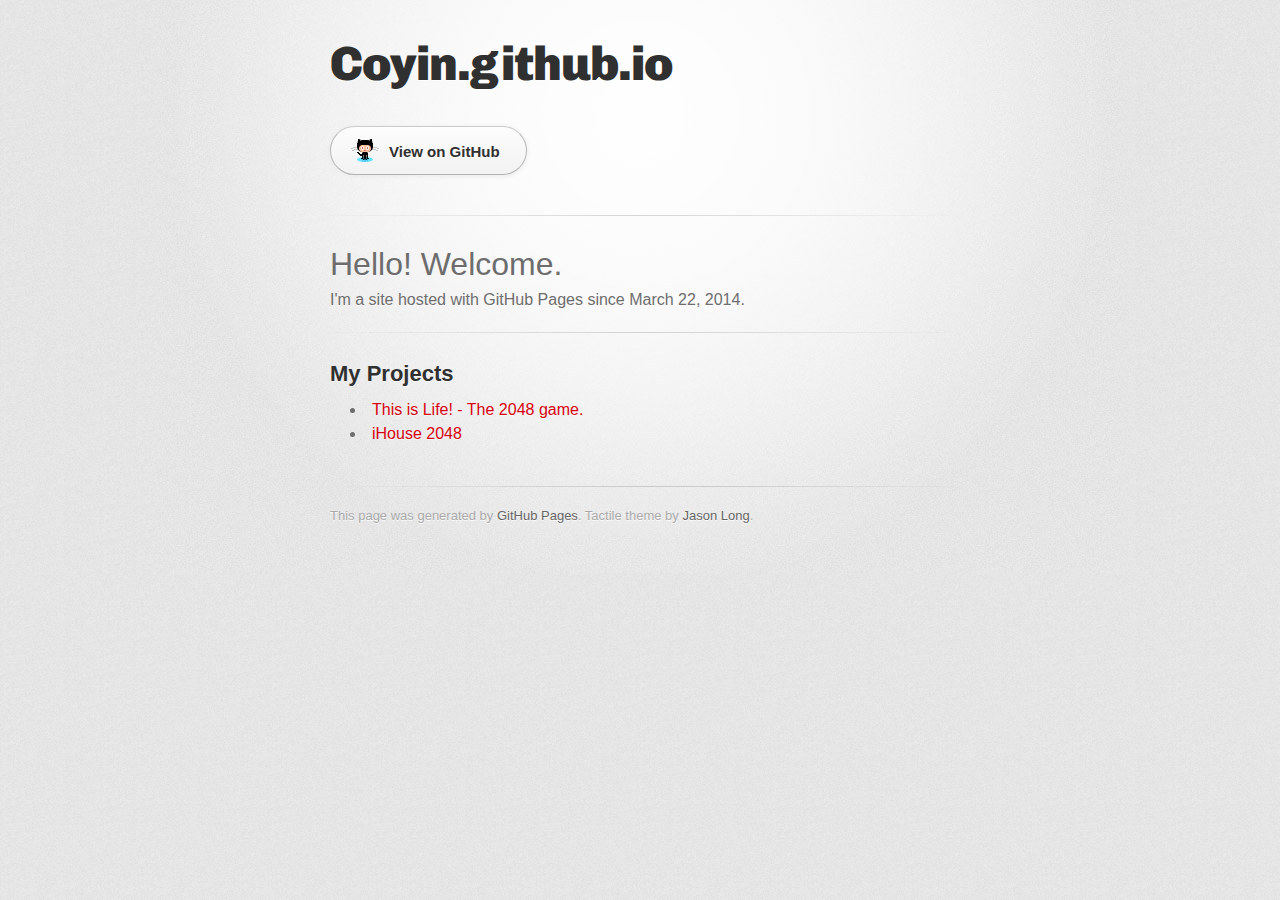
<file: index.html>
<!DOCTYPE html>
<html>
  <head>
    <meta charset='utf-8'>
    <meta http-equiv="X-UA-Compatible" content="chrome=1">
    <link href='https://fonts.googleapis.com/css?family=Chivo:900' rel='stylesheet' type='text/css'>
    <link rel="stylesheet" type="text/css" href="stylesheets/stylesheet.css" media="screen" />
    <link rel="stylesheet" type="text/css" href="stylesheets/pygment_trac.css" media="screen" />
    <link rel="stylesheet" type="text/css" href="stylesheets/print.css" media="print" />
    <!--[if lt IE 9]>
    <script src="//html5shiv.googlecode.com/svn/trunk/html5.js"></script>
    <![endif]-->
    <title>Coyin.github.io by coyin</title>
  </head>

  <body>
    <div id="container">
      <div class="inner">

        <header>
          <h1>Coyin.github.io</h1>
          <h2></h2>
        </header>

        <section id="downloads" class="clearfix">
          <a href="https://github.com/coyin" id="view-on-github" class="button"><span>View on GitHub</span></a>
        </section>

        <hr>

        <section id="main_content">
          <h1>
<a name="hello-welcome" class="anchor" href="#hello-welcome"><span class="octicon octicon-link"></span></a>Hello! Welcome.</h1>

<p>I'm a site hosted with GitHub Pages since March 22, 2014.</p>

<hr><h2>
<a name="my-projects" class="anchor" href="#my-projects"><span class="octicon octicon-link"></span></a>My Projects</h2>

<ul>
<li>
	<a href="http://coyin.github.io/ThisIsLife/">This is Life! - The 2048 game.</a> </li>
<li>
	<a href="http://coyin.github.io/iHouse2048/">iHouse 2048</a> </li>
	
</ul>
        </section>

        <footer>
          This page was generated by <a href="http://pages.github.com">GitHub Pages</a>. Tactile theme by <a href="https://twitter.com/jasonlong">Jason Long</a>.
        </footer>

                  <script type="text/javascript">
            var gaJsHost = (("https:" == document.location.protocol) ? "https://ssl." : "http://www.");
            document.write(unescape("%3Cscript src='" + gaJsHost + "google-analytics.com/ga.js' type='text/javascript'%3E%3C/script%3E"));
          </script>
          <script type="text/javascript">
            try {
              var pageTracker = _gat._getTracker("UA-49248354-1");
            pageTracker._trackPageview();
            } catch(err) {}
          </script>

      </div>
    </div>
  </body>
</html>
</file>
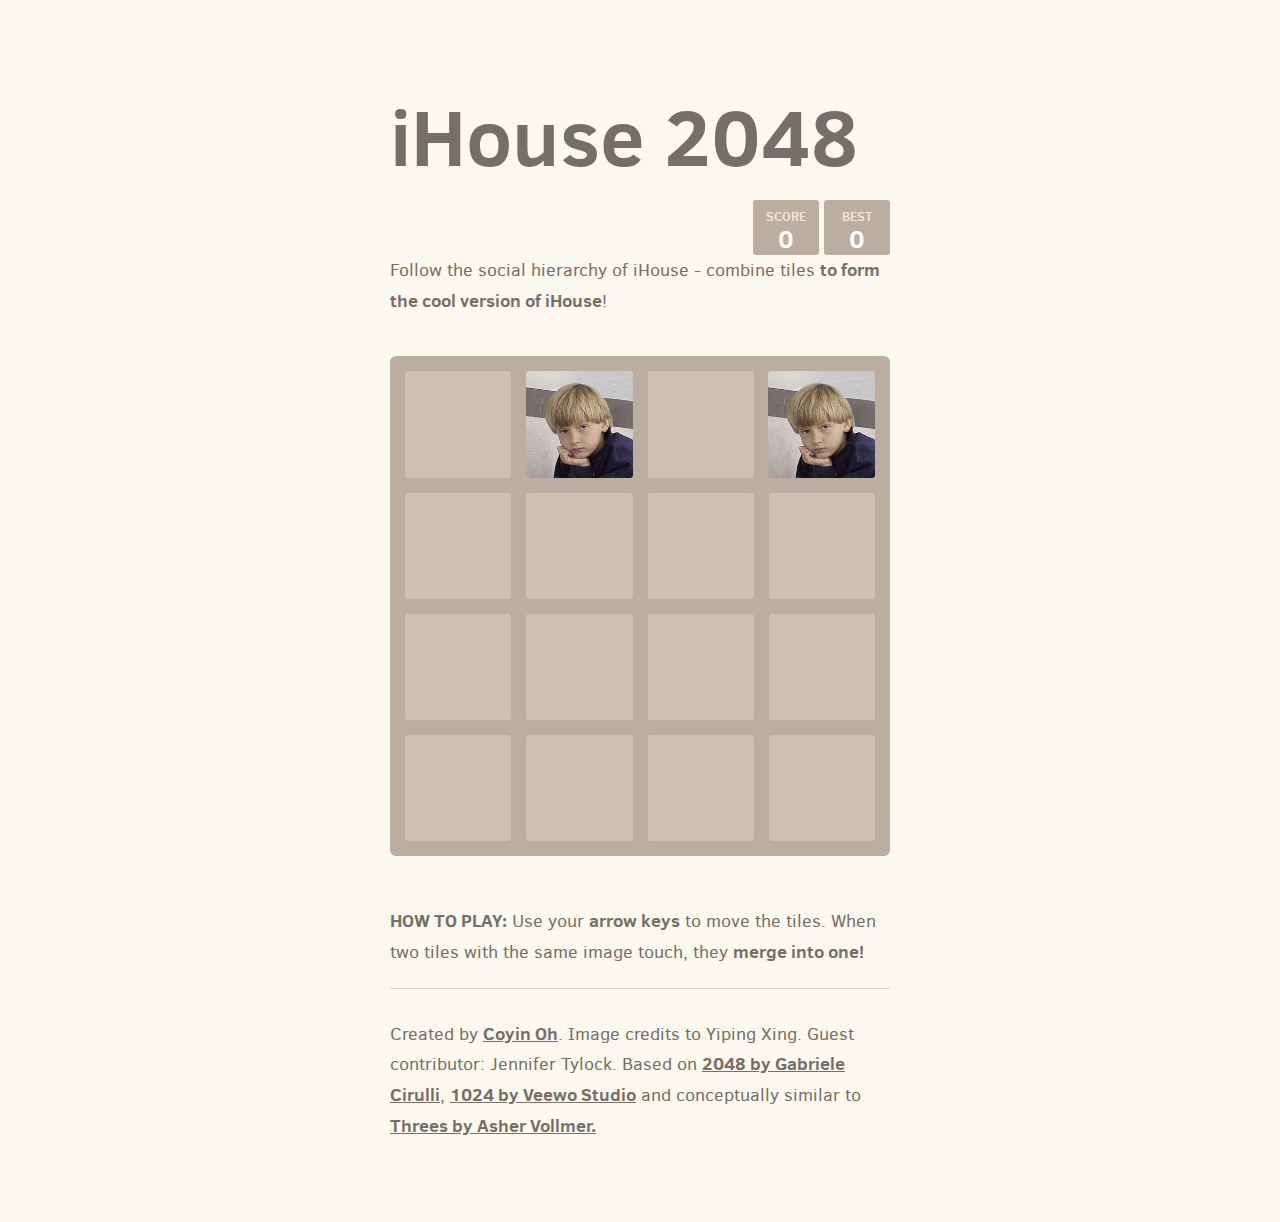
<file: iHouse2048/index.html>
<!DOCTYPE html>
<html>
<head>
  <meta charset="utf-8">
  <title>iHouse 2048</title>

  <link href="style/main.css" rel="stylesheet" type="text/css">
  <link rel="shortcut icon" href="favicon.ico">
  <link rel="apple-touch-icon" href="meta/apple-touch-icon.png">
  <meta name="apple-mobile-web-app-capable" content="yes">

  <meta name="HandheldFriendly" content="True">
  <meta name="MobileOptimized" content="320">
  <meta name="viewport" content="width=device-width, target-densitydpi=160dpi, initial-scale=1.0, maximum-scale=1, user-scalable=no, minimal-ui">
</head>
<body>
  <div class="container">
    <div class="heading">
      <h1 class="title">iHouse 2048</h1>
      <div class="scores-container">
        <div class="score-container">0</div>
        <div class="best-container">0</div>
      </div>
    </div>
    <p class="game-intro">Follow the social hierarchy of iHouse - combine tiles <strong>to form the cool version of iHouse</strong>!</p>

    <div class="game-container">
      <div class="game-message">
        <p></p>
        <div class="lower">
	        <a class="keep-playing-button">Keep going</a>
          <a class="retry-button">Try again</a>
        </div>
      </div>

      <div class="grid-container">
        <div class="grid-row">
          <div class="grid-cell"></div>
          <div class="grid-cell"></div>
          <div class="grid-cell"></div>
          <div class="grid-cell"></div>
        </div>
        <div class="grid-row">
          <div class="grid-cell"></div>
          <div class="grid-cell"></div>
          <div class="grid-cell"></div>
          <div class="grid-cell"></div>
        </div>
        <div class="grid-row">
          <div class="grid-cell"></div>
          <div class="grid-cell"></div>
          <div class="grid-cell"></div>
          <div class="grid-cell"></div>
        </div>
        <div class="grid-row">
          <div class="grid-cell"></div>
          <div class="grid-cell"></div>
          <div class="grid-cell"></div>
          <div class="grid-cell"></div>
        </div>
      </div>

      <div class="tile-container">

      </div>
    </div>

    <p class="game-explanation">
      <strong class="important">How to play:</strong> Use your <strong>arrow keys</strong> to move the tiles. When two tiles with the same image touch, they <strong>merge into one!</strong>
    </p>
    <hr>
    <!--<p>
    <strong class="important">Note:</strong> This site is the official version of 2048. You can play it on your phone via <a href="http://git.io/2048">http://git.io/2048.</a> All other apps or sites are derivatives or fakes, and should be used with caution.
    </p>-->
    <p>
    Created by <a href="https://www.facebook.com/coyin.oh" target="_blank">Coyin Oh</a>. Image credits to Yiping Xing. Guest contributor: Jennifer Tylock. Based on <a href="http://gabrielecirulli.com" target="_blank">2048 by Gabriele Cirulli</a>, <a href="https://itunes.apple.com/us/app/1024!/id823499224" target="_blank">1024 by Veewo Studio</a> and conceptually similar to <a href="http://asherv.com/threes/" target="_blank">Threes by Asher Vollmer.</a>
    </p>
  </div>

  <script src="js/animframe_polyfill.js"></script>
  <script src="js/keyboard_input_manager.js"></script>
  <script src="js/html_actuator.js"></script>
  <script src="js/grid.js"></script>
  <script src="js/tile.js"></script>
  <script src="js/local_score_manager.js"></script>
  <script src="js/game_manager.js"></script>
  <script src="js/application.js"></script>
  
  <script>
    (function(i,s,o,g,r,a,m){i['GoogleAnalyticsObject']=r;i[r]=i[r]||function(){
    (i[r].q=i[r].q||[]).push(arguments)},i[r].l=1*new Date();a=s.createElement(o),
    m=s.getElementsByTagName(o)[0];a.async=1;a.src=g;m.parentNode.insertBefore(a,m)
    })(window,document,'script','//www.google-analytics.com/analytics.js','ga');

    ga('create', 'UA-49248354-1', 'coyin.github.io');
    ga('send', 'pageview');

  </script>
</body>
</html>
</file>
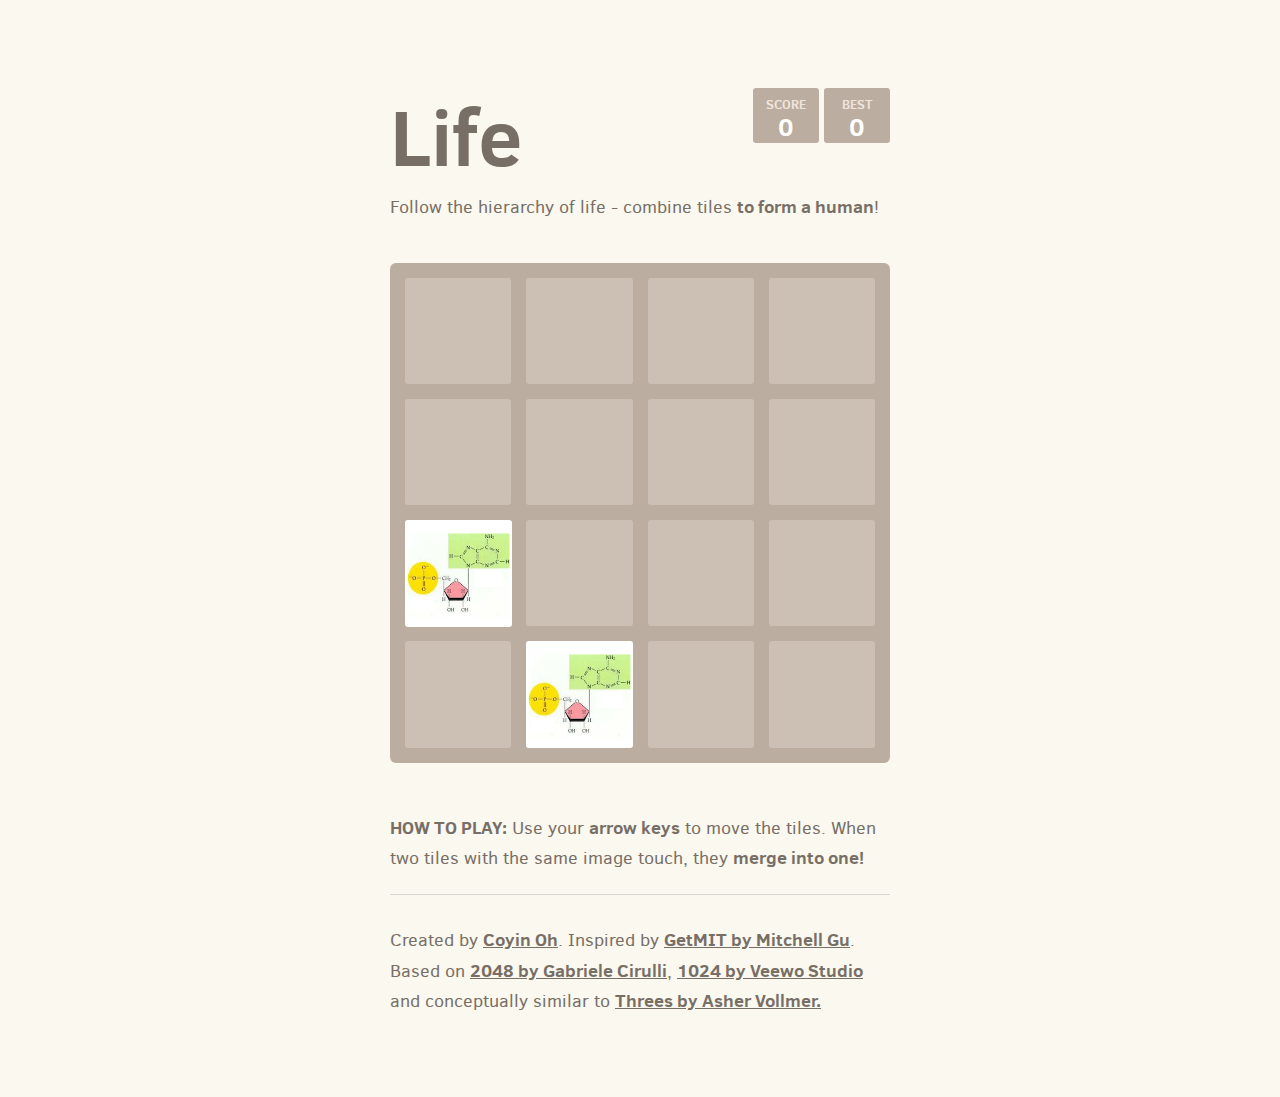
<file: ThisIsLife/index.html>
<!DOCTYPE html>
<html>
<head>
  <meta charset="utf-8">
  <title>This is Life! (The 2048 game.)</title>

  <link href="style/main.css" rel="stylesheet" type="text/css">
  <link rel="shortcut icon" href="favicon.ico">
  <link rel="apple-touch-icon" href="meta/apple-touch-icon.png">
  <meta name="apple-mobile-web-app-capable" content="yes">

  <meta name="HandheldFriendly" content="True">
  <meta name="MobileOptimized" content="320">
  <meta name="viewport" content="width=device-width, target-densitydpi=160dpi, initial-scale=1.0, maximum-scale=1, user-scalable=no, minimal-ui">
</head>
<body>
  <div class="container">
    <div class="heading">
      <h1 class="title">Life</h1>
      <div class="scores-container">
        <div class="score-container">0</div>
        <div class="best-container">0</div>
      </div>
    </div>
    <p class="game-intro">Follow the hierarchy of life - combine tiles <strong>to form a human</strong>!</p>

    <div class="game-container">
      <div class="game-message">
        <p></p>
        <div class="lower">
	        <a class="keep-playing-button">Keep going</a>
          <a class="retry-button">Try again</a>
        </div>
      </div>

      <div class="grid-container">
        <div class="grid-row">
          <div class="grid-cell"></div>
          <div class="grid-cell"></div>
          <div class="grid-cell"></div>
          <div class="grid-cell"></div>
        </div>
        <div class="grid-row">
          <div class="grid-cell"></div>
          <div class="grid-cell"></div>
          <div class="grid-cell"></div>
          <div class="grid-cell"></div>
        </div>
        <div class="grid-row">
          <div class="grid-cell"></div>
          <div class="grid-cell"></div>
          <div class="grid-cell"></div>
          <div class="grid-cell"></div>
        </div>
        <div class="grid-row">
          <div class="grid-cell"></div>
          <div class="grid-cell"></div>
          <div class="grid-cell"></div>
          <div class="grid-cell"></div>
        </div>
      </div>

      <div class="tile-container">

      </div>
    </div>

    <p class="game-explanation">
      <strong class="important">How to play:</strong> Use your <strong>arrow keys</strong> to move the tiles. When two tiles with the same image touch, they <strong>merge into one!</strong>
    </p>
    <hr>
    <!--<p>
    <strong class="important">Note:</strong> This site is the official version of 2048. You can play it on your phone via <a href="http://git.io/2048">http://git.io/2048.</a> All other apps or sites are derivatives or fakes, and should be used with caution.
    </p>-->
    <p>
    Created by <a href="https://www.facebook.com/coyin.oh" target="_blank">Coyin Oh</a>. Inspired by <a href="http://mitchellgu.github.io/GetMIT/" target="_blank">GetMIT by Mitchell Gu</a>. Based on <a href="http://gabrielecirulli.com" target="_blank">2048 by Gabriele Cirulli</a>, <a href="https://itunes.apple.com/us/app/1024!/id823499224" target="_blank">1024 by Veewo Studio</a> and conceptually similar to <a href="http://asherv.com/threes/" target="_blank">Threes by Asher Vollmer.</a>
    </p>
  </div>

  <script src="js/animframe_polyfill.js"></script>
  <script src="js/keyboard_input_manager.js"></script>
  <script src="js/html_actuator.js"></script>
  <script src="js/grid.js"></script>
  <script src="js/tile.js"></script>
  <script src="js/local_score_manager.js"></script>
  <script src="js/game_manager.js"></script>
  <script src="js/application.js"></script>
  
  <script>
    (function(i,s,o,g,r,a,m){i['GoogleAnalyticsObject']=r;i[r]=i[r]||function(){
    (i[r].q=i[r].q||[]).push(arguments)},i[r].l=1*new Date();a=s.createElement(o),
    m=s.getElementsByTagName(o)[0];a.async=1;a.src=g;m.parentNode.insertBefore(a,m)
    })(window,document,'script','//www.google-analytics.com/analytics.js','ga');

    ga('create', 'UA-49248354-1', 'coyin.github.io');
    ga('send', 'pageview');

  </script>
</body>
</html>
</file>
<file: stylesheets/pygment_trac.css>
.highlight  { background: #ffffff; }
.highlight .c { color: #999988; font-style: italic } /* Comment */
.highlight .err { color: #a61717; background-color: #e3d2d2 } /* Error */
.highlight .k { font-weight: bold } /* Keyword */
.highlight .o { font-weight: bold } /* Operator */
.highlight .cm { color: #999988; font-style: italic } /* Comment.Multiline */
.highlight .cp { color: #999999; font-weight: bold } /* Comment.Preproc */
.highlight .c1 { color: #999988; font-style: italic } /* Comment.Single */
.highlight .cs { color: #999999; font-weight: bold; font-style: italic } /* Comment.Special */
.highlight .gd { color: #000000; background-color: #ffdddd } /* Generic.Deleted */
.highlight .gd .x { color: #000000; background-color: #ffaaaa } /* Generic.Deleted.Specific */
.highlight .ge { font-style: italic } /* Generic.Emph */
.highlight .gr { color: #aa0000 } /* Generic.Error */
.highlight .gh { color: #999999 } /* Generic.Heading */
.highlight .gi { color: #000000; background-color: #ddffdd } /* Generic.Inserted */
.highlight .gi .x { color: #000000; background-color: #aaffaa } /* Generic.Inserted.Specific */
.highlight .go { color: #888888 } /* Generic.Output */
.highlight .gp { color: #555555 } /* Generic.Prompt */
.highlight .gs { font-weight: bold } /* Generic.Strong */
.highlight .gu { color: #800080; font-weight: bold; } /* Generic.Subheading */
.highlight .gt { color: #aa0000 } /* Generic.Traceback */
.highlight .kc { font-weight: bold } /* Keyword.Constant */
.highlight .kd { font-weight: bold } /* Keyword.Declaration */
.highlight .kn { font-weight: bold } /* Keyword.Namespace */
.highlight .kp { font-weight: bold } /* Keyword.Pseudo */
.highlight .kr { font-weight: bold } /* Keyword.Reserved */
.highlight .kt { color: #445588; font-weight: bold } /* Keyword.Type */
.highlight .m { color: #009999 } /* Literal.Number */
.highlight .s { color: #d14 } /* Literal.String */
.highlight .na { color: #008080 } /* Name.Attribute */
.highlight .nb { color: #0086B3 } /* Name.Builtin */
.highlight .nc { color: #445588; font-weight: bold } /* Name.Class */
.highlight .no { color: #008080 } /* Name.Constant */
.highlight .ni { color: #800080 } /* Name.Entity */
.highlight .ne { color: #990000; font-weight: bold } /* Name.Exception */
.highlight .nf { color: #990000; font-weight: bold } /* Name.Function */
.highlight .nn { color: #555555 } /* Name.Namespace */
.highlight .nt { color: #000080 } /* Name.Tag */
.highlight .nv { color: #008080 } /* Name.Variable */
.highlight .ow { font-weight: bold } /* Operator.Word */
.highlight .w { color: #bbbbbb } /* Text.Whitespace */
.highlight .mf { color: #009999 } /* Literal.Number.Float */
.highlight .mh { color: #009999 } /* Literal.Number.Hex */
.highlight .mi { color: #009999 } /* Literal.Number.Integer */
.highlight .mo { color: #009999 } /* Literal.Number.Oct */
.highlight .sb { color: #d14 } /* Literal.String.Backtick */
.highlight .sc { color: #d14 } /* Literal.String.Char */
.highlight .sd { color: #d14 } /* Literal.String.Doc */
.highlight .s2 { color: #d14 } /* Literal.String.Double */
.highlight .se { color: #d14 } /* Literal.String.Escape */
.highlight .sh { color: #d14 } /* Literal.String.Heredoc */
.highlight .si { color: #d14 } /* Literal.String.Interpol */
.highlight .sx { color: #d14 } /* Literal.String.Other */
.highlight .sr { color: #009926 } /* Literal.String.Regex */
.highlight .s1 { color: #d14 } /* Literal.String.Single */
.highlight .ss { color: #990073 } /* Literal.String.Symbol */
.highlight .bp { color: #999999 } /* Name.Builtin.Pseudo */
.highlight .vc { color: #008080 } /* Name.Variable.Class */
.highlight .vg { color: #008080 } /* Name.Variable.Global */
.highlight .vi { color: #008080 } /* Name.Variable.Instance */
.highlight .il { color: #009999 } /* Literal.Number.Integer.Long */

.type-csharp .highlight .k { color: #0000FF }
.type-csharp .highlight .kt { color: #0000FF }
.type-csharp .highlight .nf { color: #000000; font-weight: normal }
.type-csharp .highlight .nc { color: #2B91AF }
.type-csharp .highlight .nn { color: #000000 }
.type-csharp .highlight .s { color: #A31515 }
.type-csharp .highlight .sc { color: #A31515 }
</file>
<file: stylesheets/print.css>
html, body, div, span, applet, object, iframe,
h1, h2, h3, h4, h5, h6, p, blockquote, pre,
a, abbr, acronym, address, big, cite, code,
del, dfn, em, img, ins, kbd, q, s, samp,
small, strike, strong, sub, sup, tt, var,
b, u, i, center,
dl, dt, dd, ol, ul, li,
fieldset, form, label, legend,
table, caption, tbody, tfoot, thead, tr, th, td,
article, aside, canvas, details, embed, 
figure, figcaption, footer, header, hgroup, 
menu, nav, output, ruby, section, summary,
time, mark, audio, video {
  margin: 0;
  padding: 0;
  border: 0;
  font-size: 100%;
  font: inherit;
  vertical-align: baseline;
}
/* HTML5 display-role reset for older browsers */
article, aside, details, figcaption, figure, 
footer, header, hgroup, menu, nav, section {
  display: block;
}
body {
  line-height: 1;
}
ol, ul {
  list-style: none;
}
blockquote, q {
  quotes: none;
}
blockquote:before, blockquote:after,
q:before, q:after {
  content: '';
  content: none;
}
table {
  border-collapse: collapse;
  border-spacing: 0;
}
body {
  font-size: 13px;
  line-height: 1.5; 
  font-family: 'Helvetica Neue', Helvetica, Arial, serif;
  color: #000;
}

a {
  color: #d5000d;
  font-weight: bold;
}

header {
  padding-top: 35px;
  padding-bottom: 10px;
}

header h1 {
  font-weight: bold;
  letter-spacing: -1px;
  font-size: 48px;
  color: #303030;
  line-height: 1.2;
}

header h2 {
  letter-spacing: -1px;
  font-size: 24px;
  color: #aaa;
  font-weight: normal;
  line-height: 1.3;
}
#downloads {
  display: none;
}
#main_content {
  padding-top: 20px;
}

code, pre {
  font-family: Monaco, "Bitstream Vera Sans Mono", "Lucida Console", Terminal;
  color: #222;
  margin-bottom: 30px;
  font-size: 12px;
}

code {
  padding: 0 3px;
}

pre {
  border: solid 1px #ddd;
  padding: 20px;
  overflow: auto;
}
pre code {
  padding: 0;
}

ul, ol, dl {
  margin-bottom: 20px;
}


/* COMMON STYLES */

table {
  width: 100%;
  border: 1px solid #ebebeb;
}

th {
  font-weight: 500;
}

td {
  border: 1px solid #ebebeb;
  text-align: center; 
  font-weight: 300;
}

form {
  background: #f2f2f2;
  padding: 20px;
  
}


/* GENERAL ELEMENT TYPE STYLES */

h1 {
  font-size: 2.8em;
} 

h2 {
  font-size: 22px;
  font-weight: bold;
  color: #303030;
  margin-bottom: 8px;
} 

h3 {
  color: #d5000d;
  font-size: 18px;
  font-weight: bold;
  margin-bottom: 8px;
} 
 
h4 {
  font-size: 16px;
  color: #303030;
  font-weight: bold;
} 

h5 {
  font-size: 1em;
  color: #303030;
} 

h6 {
  font-size: .8em;
  color: #303030;
} 

p {
  font-weight: 300;
  margin-bottom: 20px;
}
 
a {
  text-decoration: none;
}

p a {
  font-weight: 400;
}

blockquote {
  font-size: 1.6em;
  border-left: 10px solid #e9e9e9;
  margin-bottom: 20px;
  padding: 0 0 0 30px;
}

ul li {
  list-style: disc inside;
  padding-left: 20px;
}

ol li {
  list-style: decimal inside;
  padding-left: 3px;
}

dl dd {
  font-style: italic;
  font-weight: 100;
}

footer {
  margin-top: 40px;
  padding-top: 20px;
  padding-bottom: 30px;
  font-size: 13px;
  color: #aaa;
}

footer a {
  color: #666;
}

/* MISC */
.clearfix:after {
  clear: both;
  content: '.';
  display: block;
  visibility: hidden;
  height: 0;
}

.clearfix {display: inline-block;}
* html .clearfix {height: 1%;}
.clearfix {display: block;}
</file>
<file: iHouse2048/style/main.css>
@import url(fonts/clear-sans.css);
html, body {
  margin: 0;
  padding: 0;
  background: #faf8ef;
  color: #776e65;
  font-family: "Clear Sans", "Helvetica Neue", Arial, sans-serif;
  font-size: 18px; }

body {
  margin: 80px 0; }

.heading:after {
  content: "";
  display: block;
  clear: both; }

h1.title {
  font-size: 80px;
  font-weight: bold;
  margin: 0;
  display: block;
  float: left; }

@-webkit-keyframes move-up {
  0% {
    top: 25px;
    opacity: 1; }

  100% {
    top: -50px;
    opacity: 0; } }

@-moz-keyframes move-up {
  0% {
    top: 25px;
    opacity: 1; }

  100% {
    top: -50px;
    opacity: 0; } }

@keyframes move-up {
  0% {
    top: 25px;
    opacity: 1; }

  100% {
    top: -50px;
    opacity: 0; } }

.scores-container {
  float: right;
  text-align: right; }

.score-container, .best-container {
  position: relative;
  display: inline-block;
  background: #bbada0;
  padding: 15px 25px;
  font-size: 25px;
  height: 25px;
  line-height: 47px;
  font-weight: bold;
  border-radius: 3px;
  color: white;
  margin-top: 8px;
  text-align: center; }
  .score-container:after, .best-container:after {
    position: absolute;
    width: 100%;
    top: 10px;
    left: 0;
    text-transform: uppercase;
    font-size: 13px;
    line-height: 13px;
    text-align: center;
    color: #eee4da; }
  .score-container .score-addition, .best-container .score-addition {
    position: absolute;
    right: 30px;
    color: red;
    font-size: 25px;
    line-height: 25px;
    font-weight: bold;
    color: rgba(119, 110, 101, 0.9);
    z-index: 100;
    -webkit-animation: move-up 600ms ease-in;
    -moz-animation: move-up 600ms ease-in;
    animation: move-up 600ms ease-in;
    -webkit-animation-fill-mode: both;
    -moz-animation-fill-mode: both;
    animation-fill-mode: both; }

.score-container:after {
  content: "Score"; }

.best-container:after {
  content: "Best"; }

p {
  margin-top: 0;
  margin-bottom: 10px;
  line-height: 1.65; }

a {
  color: #776e65;
  font-weight: bold;
  text-decoration: underline;
  cursor: pointer; }

strong.important {
  text-transform: uppercase; }

hr {
  border: none;
  border-bottom: 1px solid #d8d4d0;
  margin-top: 20px;
  margin-bottom: 30px; }

.container {
  width: 500px;
  margin: 0 auto; }

@-webkit-keyframes fade-in {
  0% {
    opacity: 0; }

  100% {
    opacity: 1; } }

@-moz-keyframes fade-in {
  0% {
    opacity: 0; }

  100% {
    opacity: 1; } }

@keyframes fade-in {
  0% {
    opacity: 0; }

  100% {
    opacity: 1; } }

.game-container {
  margin-top: 40px;
  position: relative;
  padding: 15px;
  cursor: default;
  -webkit-touch-callout: none;
  -webkit-user-select: none;
  -moz-user-select: none;
  background: #bbada0;
  border-radius: 6px;
  width: 500px;
  height: 500px;
  -ms-touch-action: none;
  -webkit-box-sizing: border-box;
  -moz-box-sizing: border-box;
  box-sizing: border-box; }
  .game-container .game-message {
    display: none;
    position: absolute;
    top: 0;
    right: 0;
    bottom: 0;
    left: 0;
    background: rgba(238, 228, 218, 0.5);
    z-index: 100;
    text-align: center;
    -webkit-animation: fade-in 800ms ease 1200ms;
    -moz-animation: fade-in 800ms ease 1200ms;
    animation: fade-in 800ms ease 1200ms;
    -webkit-animation-fill-mode: both;
    -moz-animation-fill-mode: both;
    animation-fill-mode: both; }
    .game-container .game-message p {
      font-size: 60px;
      font-weight: bold;
      height: 60px;
      line-height: 60px;
      margin-top: 222px; }
    .game-container .game-message .lower {
      display: block;
      margin-top: 59px; }
    .game-container .game-message a {
      display: inline-block;
      background: #8f7a66;
      border-radius: 3px;
      padding: 0 20px;
      text-decoration: none;
      color: #f9f6f2;
      height: 40px;
      line-height: 42px;
      margin-left: 9px; }
      .game-container .game-message a.keep-playing-button {
        display: none; }
    .game-container .game-message.game-won {
      background: rgba(237, 194, 46, 0.5);
      color: #f9f6f2; }
      .game-container .game-message.game-won a.keep-playing-button {
        display: inline-block; }
    .game-container .game-message.game-won, .game-container .game-message.game-over {
      display: block; }

.grid-container {
  position: absolute;
  z-index: 1; }

.grid-row {
  margin-bottom: 15px; }
  .grid-row:last-child {
    margin-bottom: 0; }
  .grid-row:after {
    content: "";
    display: block;
    clear: both; }

.grid-cell {
  width: 106.25px;
  height: 106.25px;
  margin-right: 15px;
  float: left;
  border-radius: 3px;
  background: rgba(238, 228, 218, 0.35); }
  .grid-cell:last-child {
    margin-right: 0; }

.tile-container {
  position: absolute;
  z-index: 2; }

.tile, .tile .tile-inner {
  width: 107px;
  height: 107px;
  line-height: 116.25px; }
.tile.tile-position-1-1 {
  -webkit-transform: translate(0px, 0px);
  -moz-transform: translate(0px, 0px);
  transform: translate(0px, 0px); }
.tile.tile-position-1-2 {
  -webkit-transform: translate(0px, 121px);
  -moz-transform: translate(0px, 121px);
  transform: translate(0px, 121px); }
.tile.tile-position-1-3 {
  -webkit-transform: translate(0px, 242px);
  -moz-transform: translate(0px, 242px);
  transform: translate(0px, 242px); }
.tile.tile-position-1-4 {
  -webkit-transform: translate(0px, 363px);
  -moz-transform: translate(0px, 363px);
  transform: translate(0px, 363px); }
.tile.tile-position-2-1 {
  -webkit-transform: translate(121px, 0px);
  -moz-transform: translate(121px, 0px);
  transform: translate(121px, 0px); }
.tile.tile-position-2-2 {
  -webkit-transform: translate(121px, 121px);
  -moz-transform: translate(121px, 121px);
  transform: translate(121px, 121px); }
.tile.tile-position-2-3 {
  -webkit-transform: translate(121px, 242px);
  -moz-transform: translate(121px, 242px);
  transform: translate(121px, 242px); }
.tile.tile-position-2-4 {
  -webkit-transform: translate(121px, 363px);
  -moz-transform: translate(121px, 363px);
  transform: translate(121px, 363px); }
.tile.tile-position-3-1 {
  -webkit-transform: translate(242px, 0px);
  -moz-transform: translate(242px, 0px);
  transform: translate(242px, 0px); }
.tile.tile-position-3-2 {
  -webkit-transform: translate(242px, 121px);
  -moz-transform: translate(242px, 121px);
  transform: translate(242px, 121px); }
.tile.tile-position-3-3 {
  -webkit-transform: translate(242px, 242px);
  -moz-transform: translate(242px, 242px);
  transform: translate(242px, 242px); }
.tile.tile-position-3-4 {
  -webkit-transform: translate(242px, 363px);
  -moz-transform: translate(242px, 363px);
  transform: translate(242px, 363px); }
.tile.tile-position-4-1 {
  -webkit-transform: translate(363px, 0px);
  -moz-transform: translate(363px, 0px);
  transform: translate(363px, 0px); }
.tile.tile-position-4-2 {
  -webkit-transform: translate(363px, 121px);
  -moz-transform: translate(363px, 121px);
  transform: translate(363px, 121px); }
.tile.tile-position-4-3 {
  -webkit-transform: translate(363px, 242px);
  -moz-transform: translate(363px, 242px);
  transform: translate(363px, 242px); }
.tile.tile-position-4-4 {
  -webkit-transform: translate(363px, 363px);
  -moz-transform: translate(363px, 363px);
  transform: translate(363px, 363px); }

.tile {
  position: absolute;
  -webkit-transition: 100ms ease-in-out;
  -moz-transition: 100ms ease-in-out;
  transition: 100ms ease-in-out;
  -webkit-transition-property: -webkit-transform;
  -moz-transition-property: -moz-transform;
  transition-property: transform; }
  .tile .tile-inner {
    border-radius: 3px;
    background: #eee4da;
    text-align: center;
    font-weight: bold;
    z-index: 10;
    font-size: 55px; }
  .tile.tile-2 .tile-inner {
    background: #fff url("../tile-img/matthew.png");
    box-shadow: 0 0 30px 10px rgba(243, 215, 116, 0), inset 0 0 0 1px rgba(255, 255, 255, 0); 
	background-size: cover; }
  .tile.tile-4 .tile-inner {
    background: #fff url("../tile-img/phong.png");
    box-shadow: 0 0 30px 10px rgba(243, 215, 116, 0), inset 0 0 0 1px rgba(255, 255, 255, 0); 
	background-size: cover; }
  .tile.tile-8 .tile-inner {
    background: #fff url("../tile-img/yiping.png");
	background-size: cover; }
  .tile.tile-16 .tile-inner {
    background: #fff url("../tile-img/manu.png");
	background-size: cover; }
  .tile.tile-32 .tile-inner {
    background: #fff url("../tile-img/momo.png");
	background-size: cover; }
  .tile.tile-64 .tile-inner {
    background: #fff url("../tile-img/jencali.png");
	background-size: cover; }
  .tile.tile-128 .tile-inner {
    background: #fff url("../tile-img/parki-disappearing.gif");
    box-shadow: 0 0 30px 10px rgba(243, 215, 116, 0.2381), inset 0 0 0 1px rgba(255, 255, 255, 0.14286);
    font-size: 45px; 
	background-size: cover; }
    @media screen and (max-width: 520px) {
      .tile.tile-128 .tile-inner {
        font-size: 25px; } }
  .tile.tile-256 .tile-inner {
    background: #fff url("../tile-img/jonathan.png");
    box-shadow: 0 0 30px 10px rgba(243, 215, 116, 0.31746), inset 0 0 0 1px rgba(255, 255, 255, 0.19048);
    font-size: 45px; 
	background-size: cover; }
    @media screen and (max-width: 520px) {
      .tile.tile-256 .tile-inner {
        font-size: 25px; } }
  .tile.tile-512 .tile-inner {
    background: #fff url("../tile-img/tuang.png");
    box-shadow: 0 0 30px 10px rgba(243, 215, 116, 0.39683), inset 0 0 0 1px rgba(255, 255, 255, 0.2381);
    font-size: 45px; 
	background-size: cover; }
    @media screen and (max-width: 520px) {
      .tile.tile-512 .tile-inner {
        font-size: 25px; } }
  .tile.tile-1024 .tile-inner {
    background: #fff url("../tile-img/remi.png");
    box-shadow: 0 0 30px 10px rgba(243, 215, 116, 0.47619), inset 0 0 0 1px rgba(255, 255, 255, 0.28571);
    font-size: 35px; 
	background-size: cover; }
    @media screen and (max-width: 520px) {
      .tile.tile-1024 .tile-inner {
        font-size: 15px; } }
  .tile.tile-2048 .tile-inner {
    background: #fff url("../tile-img/ihouse-all.png");
    box-shadow: 0 0 30px 10px rgba(243, 215, 116, 0.55556), inset 0 0 0 1px rgba(255, 255, 255, 0.33333);
    font-size: 35px; 
	background-size: cover; }
    @media screen and (max-width: 520px) {
      .tile.tile-2048 .tile-inner {
        font-size: 15px; } }
  .tile.tile-super .tile-inner {
    background: #fff url("../tile-img/wes.png");
    font-size: 30px; 
	background-size: cover; }
    @media screen and (max-width: 520px) {
      .tile.tile-super .tile-inner {
        font-size: 10px; } }

@-webkit-keyframes appear {
  0% {
    opacity: 0;
    -webkit-transform: scale(0);
    -moz-transform: scale(0);
    transform: scale(0); }

  100% {
    opacity: 1;
    -webkit-transform: scale(1);
    -moz-transform: scale(1);
    transform: scale(1); } }

@-moz-keyframes appear {
  0% {
    opacity: 0;
    -webkit-transform: scale(0);
    -moz-transform: scale(0);
    transform: scale(0); }

  100% {
    opacity: 1;
    -webkit-transform: scale(1);
    -moz-transform: scale(1);
    transform: scale(1); } }

@keyframes appear {
  0% {
    opacity: 0;
    -webkit-transform: scale(0);
    -moz-transform: scale(0);
    transform: scale(0); }

  100% {
    opacity: 1;
    -webkit-transform: scale(1);
    -moz-transform: scale(1);
    transform: scale(1); } }

.tile-new .tile-inner {
  -webkit-animation: appear 200ms ease 100ms;
  -moz-animation: appear 200ms ease 100ms;
  animation: appear 200ms ease 100ms;
  -webkit-animation-fill-mode: backwards;
  -moz-animation-fill-mode: backwards;
  animation-fill-mode: backwards; }

@-webkit-keyframes pop {
  0% {
    -webkit-transform: scale(0);
    -moz-transform: scale(0);
    transform: scale(0); }

  50% {
    -webkit-transform: scale(1.2);
    -moz-transform: scale(1.2);
    transform: scale(1.2); }

  100% {
    -webkit-transform: scale(1);
    -moz-transform: scale(1);
    transform: scale(1); } }

@-moz-keyframes pop {
  0% {
    -webkit-transform: scale(0);
    -moz-transform: scale(0);
    transform: scale(0); }

  50% {
    -webkit-transform: scale(1.2);
    -moz-transform: scale(1.2);
    transform: scale(1.2); }

  100% {
    -webkit-transform: scale(1);
    -moz-transform: scale(1);
    transform: scale(1); } }

@keyframes pop {
  0% {
    -webkit-transform: scale(0);
    -moz-transform: scale(0);
    transform: scale(0); }

  50% {
    -webkit-transform: scale(1.2);
    -moz-transform: scale(1.2);
    transform: scale(1.2); }

  100% {
    -webkit-transform: scale(1);
    -moz-transform: scale(1);
    transform: scale(1); } }

.tile-merged .tile-inner {
  z-index: 20;
  -webkit-animation: pop 200ms ease 100ms;
  -moz-animation: pop 200ms ease 100ms;
  animation: pop 200ms ease 100ms;
  -webkit-animation-fill-mode: backwards;
  -moz-animation-fill-mode: backwards;
  animation-fill-mode: backwards; }

.game-intro {
  margin-bottom: 0; }

.game-explanation {
  margin-top: 50px; }

@media screen and (max-width: 520px) {
  html, body {
    font-size: 15px; }

  body {
    margin: 20px 0;
    padding: 0 20px; }

  h1.title {
    font-size: 27px;
    margin-top: 15px; }

  .container {
    width: 280px;
    margin: 0 auto; }

  .score-container, .best-container {
    margin-top: 0;
    padding: 15px 10px;
    min-width: 40px; }

  .heading {
    margin-bottom: 10px; }

  .game-container {
    margin-top: 40px;
    position: relative;
    padding: 10px;
    cursor: default;
    -webkit-touch-callout: none;
    -webkit-user-select: none;
    -moz-user-select: none;
    background: #bbada0;
    border-radius: 6px;
    width: 280px;
    height: 280px;
    -ms-touch-action: none;
    -webkit-box-sizing: border-box;
    -moz-box-sizing: border-box;
    box-sizing: border-box; }
    .game-container .game-message {
      display: none;
      position: absolute;
      top: 0;
      right: 0;
      bottom: 0;
      left: 0;
      background: rgba(238, 228, 218, 0.5);
      z-index: 100;
      text-align: center;
      -webkit-animation: fade-in 800ms ease 1200ms;
      -moz-animation: fade-in 800ms ease 1200ms;
      animation: fade-in 800ms ease 1200ms;
      -webkit-animation-fill-mode: both;
      -moz-animation-fill-mode: both;
      animation-fill-mode: both; }
      .game-container .game-message p {
        font-size: 60px;
        font-weight: bold;
        height: 60px;
        line-height: 60px;
        margin-top: 222px; }
      .game-container .game-message .lower {
        display: block;
        margin-top: 59px; }
      .game-container .game-message a {
        display: inline-block;
        background: #8f7a66;
        border-radius: 3px;
        padding: 0 20px;
        text-decoration: none;
        color: #f9f6f2;
        height: 40px;
        line-height: 42px;
        margin-left: 9px; }
        .game-container .game-message a.keep-playing-button {
          display: none; }
      .game-container .game-message.game-won {
        background: rgba(237, 194, 46, 0.5);
        color: #f9f6f2; }
        .game-container .game-message.game-won a.keep-playing-button {
          display: inline-block; }
      .game-container .game-message.game-won, .game-container .game-message.game-over {
        display: block; }

  .grid-container {
    position: absolute;
    z-index: 1; }

  .grid-row {
    margin-bottom: 10px; }
    .grid-row:last-child {
      margin-bottom: 0; }
    .grid-row:after {
      content: "";
      display: block;
      clear: both; }

  .grid-cell {
    width: 57.5px;
    height: 57.5px;
    margin-right: 10px;
    float: left;
    border-radius: 3px;
    background: rgba(238, 228, 218, 0.35); }
    .grid-cell:last-child {
      margin-right: 0; }

  .tile-container {
    position: absolute;
    z-index: 2; }

  .tile, .tile .tile-inner {
    width: 58px;
    height: 58px;
    line-height: 67.5px; }
  .tile.tile-position-1-1 {
    -webkit-transform: translate(0px, 0px);
    -moz-transform: translate(0px, 0px);
    transform: translate(0px, 0px); }
  .tile.tile-position-1-2 {
    -webkit-transform: translate(0px, 67px);
    -moz-transform: translate(0px, 67px);
    transform: translate(0px, 67px); }
  .tile.tile-position-1-3 {
    -webkit-transform: translate(0px, 135px);
    -moz-transform: translate(0px, 135px);
    transform: translate(0px, 135px); }
  .tile.tile-position-1-4 {
    -webkit-transform: translate(0px, 202px);
    -moz-transform: translate(0px, 202px);
    transform: translate(0px, 202px); }
  .tile.tile-position-2-1 {
    -webkit-transform: translate(67px, 0px);
    -moz-transform: translate(67px, 0px);
    transform: translate(67px, 0px); }
  .tile.tile-position-2-2 {
    -webkit-transform: translate(67px, 67px);
    -moz-transform: translate(67px, 67px);
    transform: translate(67px, 67px); }
  .tile.tile-position-2-3 {
    -webkit-transform: translate(67px, 135px);
    -moz-transform: translate(67px, 135px);
    transform: translate(67px, 135px); }
  .tile.tile-position-2-4 {
    -webkit-transform: translate(67px, 202px);
    -moz-transform: translate(67px, 202px);
    transform: translate(67px, 202px); }
  .tile.tile-position-3-1 {
    -webkit-transform: translate(135px, 0px);
    -moz-transform: translate(135px, 0px);
    transform: translate(135px, 0px); }
  .tile.tile-position-3-2 {
    -webkit-transform: translate(135px, 67px);
    -moz-transform: translate(135px, 67px);
    transform: translate(135px, 67px); }
  .tile.tile-position-3-3 {
    -webkit-transform: translate(135px, 135px);
    -moz-transform: translate(135px, 135px);
    transform: translate(135px, 135px); }
  .tile.tile-position-3-4 {
    -webkit-transform: translate(135px, 202px);
    -moz-transform: translate(135px, 202px);
    transform: translate(135px, 202px); }
  .tile.tile-position-4-1 {
    -webkit-transform: translate(202px, 0px);
    -moz-transform: translate(202px, 0px);
    transform: translate(202px, 0px); }
  .tile.tile-position-4-2 {
    -webkit-transform: translate(202px, 67px);
    -moz-transform: translate(202px, 67px);
    transform: translate(202px, 67px); }
  .tile.tile-position-4-3 {
    -webkit-transform: translate(202px, 135px);
    -moz-transform: translate(202px, 135px);
    transform: translate(202px, 135px); }
  .tile.tile-position-4-4 {
    -webkit-transform: translate(202px, 202px);
    -moz-transform: translate(202px, 202px);
    transform: translate(202px, 202px); }

  .game-container {
    margin-top: 20px; }

  .tile .tile-inner {
    font-size: 35px; }

  .game-message p {
    font-size: 30px !important;
    height: 30px !important;
    line-height: 30px !important;
    margin-top: 90px !important; }
  .game-message .lower {
    margin-top: 30px !important; } }
</file>
<file: ThisIsLife/style/main.css>
@import url(fonts/clear-sans.css);
html, body {
  margin: 0;
  padding: 0;
  background: #faf8ef;
  color: #776e65;
  font-family: "Clear Sans", "Helvetica Neue", Arial, sans-serif;
  font-size: 18px; }

body {
  margin: 80px 0; }

.heading:after {
  content: "";
  display: block;
  clear: both; }

h1.title {
  font-size: 80px;
  font-weight: bold;
  margin: 0;
  display: block;
  float: left; }

@-webkit-keyframes move-up {
  0% {
    top: 25px;
    opacity: 1; }

  100% {
    top: -50px;
    opacity: 0; } }

@-moz-keyframes move-up {
  0% {
    top: 25px;
    opacity: 1; }

  100% {
    top: -50px;
    opacity: 0; } }

@keyframes move-up {
  0% {
    top: 25px;
    opacity: 1; }

  100% {
    top: -50px;
    opacity: 0; } }

.scores-container {
  float: right;
  text-align: right; }

.score-container, .best-container {
  position: relative;
  display: inline-block;
  background: #bbada0;
  padding: 15px 25px;
  font-size: 25px;
  height: 25px;
  line-height: 47px;
  font-weight: bold;
  border-radius: 3px;
  color: white;
  margin-top: 8px;
  text-align: center; }
  .score-container:after, .best-container:after {
    position: absolute;
    width: 100%;
    top: 10px;
    left: 0;
    text-transform: uppercase;
    font-size: 13px;
    line-height: 13px;
    text-align: center;
    color: #eee4da; }
  .score-container .score-addition, .best-container .score-addition {
    position: absolute;
    right: 30px;
    color: red;
    font-size: 25px;
    line-height: 25px;
    font-weight: bold;
    color: rgba(119, 110, 101, 0.9);
    z-index: 100;
    -webkit-animation: move-up 600ms ease-in;
    -moz-animation: move-up 600ms ease-in;
    animation: move-up 600ms ease-in;
    -webkit-animation-fill-mode: both;
    -moz-animation-fill-mode: both;
    animation-fill-mode: both; }

.score-container:after {
  content: "Score"; }

.best-container:after {
  content: "Best"; }

p {
  margin-top: 0;
  margin-bottom: 10px;
  line-height: 1.65; }

a {
  color: #776e65;
  font-weight: bold;
  text-decoration: underline;
  cursor: pointer; }

strong.important {
  text-transform: uppercase; }

hr {
  border: none;
  border-bottom: 1px solid #d8d4d0;
  margin-top: 20px;
  margin-bottom: 30px; }

.container {
  width: 500px;
  margin: 0 auto; }

@-webkit-keyframes fade-in {
  0% {
    opacity: 0; }

  100% {
    opacity: 1; } }

@-moz-keyframes fade-in {
  0% {
    opacity: 0; }

  100% {
    opacity: 1; } }

@keyframes fade-in {
  0% {
    opacity: 0; }

  100% {
    opacity: 1; } }

.game-container {
  margin-top: 40px;
  position: relative;
  padding: 15px;
  cursor: default;
  -webkit-touch-callout: none;
  -webkit-user-select: none;
  -moz-user-select: none;
  background: #bbada0;
  border-radius: 6px;
  width: 500px;
  height: 500px;
  -ms-touch-action: none;
  -webkit-box-sizing: border-box;
  -moz-box-sizing: border-box;
  box-sizing: border-box; }
  .game-container .game-message {
    display: none;
    position: absolute;
    top: 0;
    right: 0;
    bottom: 0;
    left: 0;
    background: rgba(238, 228, 218, 0.5);
    z-index: 100;
    text-align: center;
    -webkit-animation: fade-in 800ms ease 1200ms;
    -moz-animation: fade-in 800ms ease 1200ms;
    animation: fade-in 800ms ease 1200ms;
    -webkit-animation-fill-mode: both;
    -moz-animation-fill-mode: both;
    animation-fill-mode: both; }
    .game-container .game-message p {
      font-size: 60px;
      font-weight: bold;
      height: 60px;
      line-height: 60px;
      margin-top: 222px; }
    .game-container .game-message .lower {
      display: block;
      margin-top: 59px; }
    .game-container .game-message a {
      display: inline-block;
      background: #8f7a66;
      border-radius: 3px;
      padding: 0 20px;
      text-decoration: none;
      color: #f9f6f2;
      height: 40px;
      line-height: 42px;
      margin-left: 9px; }
      .game-container .game-message a.keep-playing-button {
        display: none; }
    .game-container .game-message.game-won {
      background: rgba(237, 194, 46, 0.5);
      color: #f9f6f2; }
      .game-container .game-message.game-won a.keep-playing-button {
        display: inline-block; }
    .game-container .game-message.game-won, .game-container .game-message.game-over {
      display: block; }

.grid-container {
  position: absolute;
  z-index: 1; }

.grid-row {
  margin-bottom: 15px; }
  .grid-row:last-child {
    margin-bottom: 0; }
  .grid-row:after {
    content: "";
    display: block;
    clear: both; }

.grid-cell {
  width: 106.25px;
  height: 106.25px;
  margin-right: 15px;
  float: left;
  border-radius: 3px;
  background: rgba(238, 228, 218, 0.35); }
  .grid-cell:last-child {
    margin-right: 0; }

.tile-container {
  position: absolute;
  z-index: 2; }

.tile, .tile .tile-inner {
  width: 107px;
  height: 107px;
  line-height: 116.25px; }
.tile.tile-position-1-1 {
  -webkit-transform: translate(0px, 0px);
  -moz-transform: translate(0px, 0px);
  transform: translate(0px, 0px); }
.tile.tile-position-1-2 {
  -webkit-transform: translate(0px, 121px);
  -moz-transform: translate(0px, 121px);
  transform: translate(0px, 121px); }
.tile.tile-position-1-3 {
  -webkit-transform: translate(0px, 242px);
  -moz-transform: translate(0px, 242px);
  transform: translate(0px, 242px); }
.tile.tile-position-1-4 {
  -webkit-transform: translate(0px, 363px);
  -moz-transform: translate(0px, 363px);
  transform: translate(0px, 363px); }
.tile.tile-position-2-1 {
  -webkit-transform: translate(121px, 0px);
  -moz-transform: translate(121px, 0px);
  transform: translate(121px, 0px); }
.tile.tile-position-2-2 {
  -webkit-transform: translate(121px, 121px);
  -moz-transform: translate(121px, 121px);
  transform: translate(121px, 121px); }
.tile.tile-position-2-3 {
  -webkit-transform: translate(121px, 242px);
  -moz-transform: translate(121px, 242px);
  transform: translate(121px, 242px); }
.tile.tile-position-2-4 {
  -webkit-transform: translate(121px, 363px);
  -moz-transform: translate(121px, 363px);
  transform: translate(121px, 363px); }
.tile.tile-position-3-1 {
  -webkit-transform: translate(242px, 0px);
  -moz-transform: translate(242px, 0px);
  transform: translate(242px, 0px); }
.tile.tile-position-3-2 {
  -webkit-transform: translate(242px, 121px);
  -moz-transform: translate(242px, 121px);
  transform: translate(242px, 121px); }
.tile.tile-position-3-3 {
  -webkit-transform: translate(242px, 242px);
  -moz-transform: translate(242px, 242px);
  transform: translate(242px, 242px); }
.tile.tile-position-3-4 {
  -webkit-transform: translate(242px, 363px);
  -moz-transform: translate(242px, 363px);
  transform: translate(242px, 363px); }
.tile.tile-position-4-1 {
  -webkit-transform: translate(363px, 0px);
  -moz-transform: translate(363px, 0px);
  transform: translate(363px, 0px); }
.tile.tile-position-4-2 {
  -webkit-transform: translate(363px, 121px);
  -moz-transform: translate(363px, 121px);
  transform: translate(363px, 121px); }
.tile.tile-position-4-3 {
  -webkit-transform: translate(363px, 242px);
  -moz-transform: translate(363px, 242px);
  transform: translate(363px, 242px); }
.tile.tile-position-4-4 {
  -webkit-transform: translate(363px, 363px);
  -moz-transform: translate(363px, 363px);
  transform: translate(363px, 363px); }

.tile {
  position: absolute;
  -webkit-transition: 100ms ease-in-out;
  -moz-transition: 100ms ease-in-out;
  transition: 100ms ease-in-out;
  -webkit-transition-property: -webkit-transform;
  -moz-transition-property: -moz-transform;
  transition-property: transform; }
  .tile .tile-inner {
    border-radius: 3px;
    background: #eee4da;
    text-align: center;
    font-weight: bold;
    z-index: 10;
    font-size: 55px; }
  .tile.tile-2 .tile-inner {
    background: #fff url("../tile-img/nucleotide.png");
    box-shadow: 0 0 30px 10px rgba(243, 215, 116, 0), inset 0 0 0 1px rgba(255, 255, 255, 0); 
	background-size: cover; }
  .tile.tile-4 .tile-inner {
    background: #fff url("../tile-img/dna.jpg");
    box-shadow: 0 0 30px 10px rgba(243, 215, 116, 0), inset 0 0 0 1px rgba(255, 255, 255, 0); 
	background-size: cover; }
  .tile.tile-8 .tile-inner {
    background: #fff url("../tile-img/rna.png");
	background-size: cover; }
  .tile.tile-16 .tile-inner {
    background: #fff url("../tile-img/protein.jpg");
	background-size: cover; }
  .tile.tile-32 .tile-inner {
    background: #fff url("../tile-img/organelle.jpg");
	background-size: cover; }
  .tile.tile-64 .tile-inner {
    background: #fff url("../tile-img/cell.png");
	background-size: cover; }
  .tile.tile-128 .tile-inner {
    background: #fff url("../tile-img/tissue.png");
    box-shadow: 0 0 30px 10px rgba(243, 215, 116, 0.2381), inset 0 0 0 1px rgba(255, 255, 255, 0.14286);
    font-size: 45px; 
	background-size: cover; }
    @media screen and (max-width: 520px) {
      .tile.tile-128 .tile-inner {
        font-size: 25px; } }
  .tile.tile-256 .tile-inner {
    background: #fff url("../tile-img/organ.png");
    box-shadow: 0 0 30px 10px rgba(243, 215, 116, 0.31746), inset 0 0 0 1px rgba(255, 255, 255, 0.19048);
    font-size: 45px; 
	background-size: cover; }
    @media screen and (max-width: 520px) {
      .tile.tile-256 .tile-inner {
        font-size: 25px; } }
  .tile.tile-512 .tile-inner {
    background: #fff url("../tile-img/system.png");
    box-shadow: 0 0 30px 10px rgba(243, 215, 116, 0.39683), inset 0 0 0 1px rgba(255, 255, 255, 0.2381);
    font-size: 45px; 
	background-size: cover; }
    @media screen and (max-width: 520px) {
      .tile.tile-512 .tile-inner {
        font-size: 25px; } }
  .tile.tile-1024 .tile-inner {
    background: #fff url("../tile-img/human.jpg");
    box-shadow: 0 0 30px 10px rgba(243, 215, 116, 0.47619), inset 0 0 0 1px rgba(255, 255, 255, 0.28571);
    font-size: 35px; 
	background-size: cover; }
    @media screen and (max-width: 520px) {
      .tile.tile-1024 .tile-inner {
        font-size: 15px; } }
  .tile.tile-2048 .tile-inner {
    background: #fff url("../tile-img/dancinghuman.gif");
    box-shadow: 0 0 30px 10px rgba(243, 215, 116, 0.55556), inset 0 0 0 1px rgba(255, 255, 255, 0.33333);
    font-size: 35px; 
	background-size: cover; }
    @media screen and (max-width: 520px) {
      .tile.tile-2048 .tile-inner {
        font-size: 15px; } }
  .tile.tile-super .tile-inner {
    background: #fff url("../tile-img/skeleton.png");
    font-size: 30px; 
	background-size: cover; }
    @media screen and (max-width: 520px) {
      .tile.tile-super .tile-inner {
        font-size: 10px; } }

@-webkit-keyframes appear {
  0% {
    opacity: 0;
    -webkit-transform: scale(0);
    -moz-transform: scale(0);
    transform: scale(0); }

  100% {
    opacity: 1;
    -webkit-transform: scale(1);
    -moz-transform: scale(1);
    transform: scale(1); } }

@-moz-keyframes appear {
  0% {
    opacity: 0;
    -webkit-transform: scale(0);
    -moz-transform: scale(0);
    transform: scale(0); }

  100% {
    opacity: 1;
    -webkit-transform: scale(1);
    -moz-transform: scale(1);
    transform: scale(1); } }

@keyframes appear {
  0% {
    opacity: 0;
    -webkit-transform: scale(0);
    -moz-transform: scale(0);
    transform: scale(0); }

  100% {
    opacity: 1;
    -webkit-transform: scale(1);
    -moz-transform: scale(1);
    transform: scale(1); } }

.tile-new .tile-inner {
  -webkit-animation: appear 200ms ease 100ms;
  -moz-animation: appear 200ms ease 100ms;
  animation: appear 200ms ease 100ms;
  -webkit-animation-fill-mode: backwards;
  -moz-animation-fill-mode: backwards;
  animation-fill-mode: backwards; }

@-webkit-keyframes pop {
  0% {
    -webkit-transform: scale(0);
    -moz-transform: scale(0);
    transform: scale(0); }

  50% {
    -webkit-transform: scale(1.2);
    -moz-transform: scale(1.2);
    transform: scale(1.2); }

  100% {
    -webkit-transform: scale(1);
    -moz-transform: scale(1);
    transform: scale(1); } }

@-moz-keyframes pop {
  0% {
    -webkit-transform: scale(0);
    -moz-transform: scale(0);
    transform: scale(0); }

  50% {
    -webkit-transform: scale(1.2);
    -moz-transform: scale(1.2);
    transform: scale(1.2); }

  100% {
    -webkit-transform: scale(1);
    -moz-transform: scale(1);
    transform: scale(1); } }

@keyframes pop {
  0% {
    -webkit-transform: scale(0);
    -moz-transform: scale(0);
    transform: scale(0); }

  50% {
    -webkit-transform: scale(1.2);
    -moz-transform: scale(1.2);
    transform: scale(1.2); }

  100% {
    -webkit-transform: scale(1);
    -moz-transform: scale(1);
    transform: scale(1); } }

.tile-merged .tile-inner {
  z-index: 20;
  -webkit-animation: pop 200ms ease 100ms;
  -moz-animation: pop 200ms ease 100ms;
  animation: pop 200ms ease 100ms;
  -webkit-animation-fill-mode: backwards;
  -moz-animation-fill-mode: backwards;
  animation-fill-mode: backwards; }

.game-intro {
  margin-bottom: 0; }

.game-explanation {
  margin-top: 50px; }

@media screen and (max-width: 520px) {
  html, body {
    font-size: 15px; }

  body {
    margin: 20px 0;
    padding: 0 20px; }

  h1.title {
    font-size: 27px;
    margin-top: 15px; }

  .container {
    width: 280px;
    margin: 0 auto; }

  .score-container, .best-container {
    margin-top: 0;
    padding: 15px 10px;
    min-width: 40px; }

  .heading {
    margin-bottom: 10px; }

  .game-container {
    margin-top: 40px;
    position: relative;
    padding: 10px;
    cursor: default;
    -webkit-touch-callout: none;
    -webkit-user-select: none;
    -moz-user-select: none;
    background: #bbada0;
    border-radius: 6px;
    width: 280px;
    height: 280px;
    -ms-touch-action: none;
    -webkit-box-sizing: border-box;
    -moz-box-sizing: border-box;
    box-sizing: border-box; }
    .game-container .game-message {
      display: none;
      position: absolute;
      top: 0;
      right: 0;
      bottom: 0;
      left: 0;
      background: rgba(238, 228, 218, 0.5);
      z-index: 100;
      text-align: center;
      -webkit-animation: fade-in 800ms ease 1200ms;
      -moz-animation: fade-in 800ms ease 1200ms;
      animation: fade-in 800ms ease 1200ms;
      -webkit-animation-fill-mode: both;
      -moz-animation-fill-mode: both;
      animation-fill-mode: both; }
      .game-container .game-message p {
        font-size: 60px;
        font-weight: bold;
        height: 60px;
        line-height: 60px;
        margin-top: 222px; }
      .game-container .game-message .lower {
        display: block;
        margin-top: 59px; }
      .game-container .game-message a {
        display: inline-block;
        background: #8f7a66;
        border-radius: 3px;
        padding: 0 20px;
        text-decoration: none;
        color: #f9f6f2;
        height: 40px;
        line-height: 42px;
        margin-left: 9px; }
        .game-container .game-message a.keep-playing-button {
          display: none; }
      .game-container .game-message.game-won {
        background: rgba(237, 194, 46, 0.5);
        color: #f9f6f2; }
        .game-container .game-message.game-won a.keep-playing-button {
          display: inline-block; }
      .game-container .game-message.game-won, .game-container .game-message.game-over {
        display: block; }

  .grid-container {
    position: absolute;
    z-index: 1; }

  .grid-row {
    margin-bottom: 10px; }
    .grid-row:last-child {
      margin-bottom: 0; }
    .grid-row:after {
      content: "";
      display: block;
      clear: both; }

  .grid-cell {
    width: 57.5px;
    height: 57.5px;
    margin-right: 10px;
    float: left;
    border-radius: 3px;
    background: rgba(238, 228, 218, 0.35); }
    .grid-cell:last-child {
      margin-right: 0; }

  .tile-container {
    position: absolute;
    z-index: 2; }

  .tile, .tile .tile-inner {
    width: 58px;
    height: 58px;
    line-height: 67.5px; }
  .tile.tile-position-1-1 {
    -webkit-transform: translate(0px, 0px);
    -moz-transform: translate(0px, 0px);
    transform: translate(0px, 0px); }
  .tile.tile-position-1-2 {
    -webkit-transform: translate(0px, 67px);
    -moz-transform: translate(0px, 67px);
    transform: translate(0px, 67px); }
  .tile.tile-position-1-3 {
    -webkit-transform: translate(0px, 135px);
    -moz-transform: translate(0px, 135px);
    transform: translate(0px, 135px); }
  .tile.tile-position-1-4 {
    -webkit-transform: translate(0px, 202px);
    -moz-transform: translate(0px, 202px);
    transform: translate(0px, 202px); }
  .tile.tile-position-2-1 {
    -webkit-transform: translate(67px, 0px);
    -moz-transform: translate(67px, 0px);
    transform: translate(67px, 0px); }
  .tile.tile-position-2-2 {
    -webkit-transform: translate(67px, 67px);
    -moz-transform: translate(67px, 67px);
    transform: translate(67px, 67px); }
  .tile.tile-position-2-3 {
    -webkit-transform: translate(67px, 135px);
    -moz-transform: translate(67px, 135px);
    transform: translate(67px, 135px); }
  .tile.tile-position-2-4 {
    -webkit-transform: translate(67px, 202px);
    -moz-transform: translate(67px, 202px);
    transform: translate(67px, 202px); }
  .tile.tile-position-3-1 {
    -webkit-transform: translate(135px, 0px);
    -moz-transform: translate(135px, 0px);
    transform: translate(135px, 0px); }
  .tile.tile-position-3-2 {
    -webkit-transform: translate(135px, 67px);
    -moz-transform: translate(135px, 67px);
    transform: translate(135px, 67px); }
  .tile.tile-position-3-3 {
    -webkit-transform: translate(135px, 135px);
    -moz-transform: translate(135px, 135px);
    transform: translate(135px, 135px); }
  .tile.tile-position-3-4 {
    -webkit-transform: translate(135px, 202px);
    -moz-transform: translate(135px, 202px);
    transform: translate(135px, 202px); }
  .tile.tile-position-4-1 {
    -webkit-transform: translate(202px, 0px);
    -moz-transform: translate(202px, 0px);
    transform: translate(202px, 0px); }
  .tile.tile-position-4-2 {
    -webkit-transform: translate(202px, 67px);
    -moz-transform: translate(202px, 67px);
    transform: translate(202px, 67px); }
  .tile.tile-position-4-3 {
    -webkit-transform: translate(202px, 135px);
    -moz-transform: translate(202px, 135px);
    transform: translate(202px, 135px); }
  .tile.tile-position-4-4 {
    -webkit-transform: translate(202px, 202px);
    -moz-transform: translate(202px, 202px);
    transform: translate(202px, 202px); }

  .game-container {
    margin-top: 20px; }

  .tile .tile-inner {
    font-size: 35px; }

  .game-message p {
    font-size: 30px !important;
    height: 30px !important;
    line-height: 30px !important;
    margin-top: 90px !important; }
  .game-message .lower {
    margin-top: 30px !important; } }
</file>
<file: stylesheets/stylesheet.css>
/* http://meyerweb.com/eric/tools/css/reset/ 
   v2.0 | 20110126
   License: none (public domain)
*/
html, body, div, span, applet, object, iframe,
h1, h2, h3, h4, h5, h6, p, blockquote, pre,
a, abbr, acronym, address, big, cite, code,
del, dfn, em, img, ins, kbd, q, s, samp,
small, strike, strong, sub, sup, tt, var,
b, u, i, center,
dl, dt, dd, ol, ul, li,
fieldset, form, label, legend,
table, caption, tbody, tfoot, thead, tr, th, td,
article, aside, canvas, details, embed, 
figure, figcaption, footer, header, hgroup, 
menu, nav, output, ruby, section, summary,
time, mark, audio, video {
	margin: 0;
	padding: 0;
	border: 0;
	font-size: 100%;
	font: inherit;
	vertical-align: baseline;
}
/* HTML5 display-role reset for older browsers */
article, aside, details, figcaption, figure, 
footer, header, hgroup, menu, nav, section {
	display: block;
}
body {
	line-height: 1;
}
ol, ul {
	list-style: none;
}
blockquote, q {
	quotes: none;
}
blockquote:before, blockquote:after,
q:before, q:after {
	content: '';
	content: none;
}
table {
	border-collapse: collapse;
	border-spacing: 0;
}

/* LAYOUT STYLES */
body {
  font-size: 1em;
  line-height: 1.5; 
  background: #e7e7e7 url(../images/body-bg.png) 0 0 repeat;
  font-family: 'Helvetica Neue', Helvetica, Arial, serif;
  text-shadow: 0 1px 0 rgba(255, 255, 255, 0.8);
  color: #6d6d6d;
}

a {
  color: #d5000d;
}
a:hover {
  color: #c5000c;
}

header {
  padding-top: 35px;
  padding-bottom: 25px;
}

header h1 {
  font-family: 'Chivo', 'Helvetica Neue', Helvetica, Arial, serif; font-weight: 900;
  letter-spacing: -1px;
  font-size: 48px;
  color: #303030;
  line-height: 1.2;
}

header h2 {
  letter-spacing: -1px;
  font-size: 24px;
  color: #aaa;
  font-weight: normal;
  line-height: 1.3;
}

#container {
  background: transparent url(../images/highlight-bg.jpg) 50% 0 no-repeat;
  min-height: 595px;
}

.inner {
  width: 620px;
  margin: 0 auto;
}

#container .inner img {
  max-width: 100%;
}

#downloads {
  margin-bottom: 40px;
}

a.button {
  -moz-border-radius: 30px;
  -webkit-border-radius: 30px;                     
  border-radius: 30px;
  border-top: solid 1px #cbcbcb;
  border-left: solid 1px #b7b7b7;
  border-right: solid 1px #b7b7b7;
  border-bottom: solid 1px #b3b3b3;
  color: #303030;
  line-height: 25px;
  font-weight: bold;
  font-size: 15px;
  padding: 12px 8px 12px 8px;
  display: block;
  float: left;
  width: 179px;
  margin-right: 14px;  
  background: #fdfdfd; /* Old browsers */
  background: -moz-linear-gradient(top,  #fdfdfd 0%, #f2f2f2 100%); /* FF3.6+ */
  background: -webkit-gradient(linear, left top, left bottom, color-stop(0%,#fdfdfd), color-stop(100%,#f2f2f2)); /* Chrome,Safari4+ */
  background: -webkit-linear-gradient(top,  #fdfdfd 0%,#f2f2f2 100%); /* Chrome10+,Safari5.1+ */
  background: -o-linear-gradient(top,  #fdfdfd 0%,#f2f2f2 100%); /* Opera 11.10+ */
  background: -ms-linear-gradient(top,  #fdfdfd 0%,#f2f2f2 100%); /* IE10+ */
  background: linear-gradient(top,  #fdfdfd 0%,#f2f2f2 100%); /* W3C */
  filter: progid:DXImageTransform.Microsoft.gradient( startColorstr='#fdfdfd', endColorstr='#f2f2f2',GradientType=0 ); /* IE6-9 */
  -webkit-box-shadow: 10px 10px 5px #888;
  -moz-box-shadow: 10px 10px 5px #888;
  box-shadow: 0px 1px 5px #e8e8e8;
}
a.button:hover {
  border-top: solid 1px #b7b7b7;
  border-left: solid 1px #b3b3b3;
  border-right: solid 1px #b3b3b3;
  border-bottom: solid 1px #b3b3b3;
  background: #fafafa; /* Old browsers */
  background: -moz-linear-gradient(top,  #fdfdfd 0%, #f6f6f6 100%); /* FF3.6+ */
  background: -webkit-gradient(linear, left top, left bottom, color-stop(0%,#fdfdfd), color-stop(100%,#f6f6f6)); /* Chrome,Safari4+ */
  background: -webkit-linear-gradient(top,  #fdfdfd 0%,#f6f6f6 100%); /* Chrome10+,Safari5.1+ */
  background: -o-linear-gradient(top,  #fdfdfd 0%,#f6f6f6 100%); /* Opera 11.10+ */
  background: -ms-linear-gradient(top,  #fdfdfd 0%,#f6f6f6 100%); /* IE10+ */
  background: linear-gradient(top,  #fdfdfd 0%,#f6f6f6, 100%); /* W3C */
  filter: progid:DXImageTransform.Microsoft.gradient( startColorstr='#fdfdfd', endColorstr='#f6f6f6',GradientType=0 ); /* IE6-9 */
}

a.button span {
  padding-left: 50px;
  display: block;
  height: 23px;
}

#download-zip span {
  background: transparent url(../images/zip-icon.png) 12px 50% no-repeat;
}
#download-tar-gz span {
  background: transparent url(../images/tar-gz-icon.png) 12px 50% no-repeat;
}
#view-on-github span {
  background: transparent url(../images/octocat-icon.png) 12px 50% no-repeat;
}
#view-on-github {
  margin-right: 0;
}

code, pre {
  font-family: Monaco, "Bitstream Vera Sans Mono", "Lucida Console", Terminal;
  color: #222;
  margin-bottom: 30px;
  font-size: 14px;
}

code {
  background-color: #f2f2f2;
  border: solid 1px #ddd;
  padding: 0 3px;
}

pre {
  padding: 20px;
  background: #303030;
  color: #f2f2f2;
  text-shadow: none;
  overflow: auto;
}
pre code {
  color: #f2f2f2;
  background-color: #303030;
  border: none;
  padding: 0;
}

ul, ol, dl {
  margin-bottom: 20px;
}


/* COMMON STYLES */

hr {
  height: 1px;
  line-height: 1px;
  margin-top: 1em;
  padding-bottom: 1em;
  border: none;
  background: transparent url('../images/hr.png') 50% 0 no-repeat;
}

strong {
  font-weight: bold;
}

em {
  font-style: italic;
}

table {
  width: 100%;
  border: 1px solid #ebebeb;
}

th {
  font-weight: 500;
}

td {
  border: 1px solid #ebebeb;
  text-align: center; 
  font-weight: 300;
}

form {
  background: #f2f2f2;
  padding: 20px;
  
}


/* GENERAL ELEMENT TYPE STYLES */

h1 {
  font-size: 32px;
} 

h2 {
  font-size: 22px;
  font-weight: bold;
  color: #303030;
  margin-bottom: 8px;
} 

h3 {
  color: #d5000d;
  font-size: 18px;
  font-weight: bold;
  margin-bottom: 8px;
} 
 
h4 {
  font-size: 16px;
  color: #303030;
  font-weight: bold;
} 

h5 {
  font-size: 1em;
  color: #303030;
} 

h6 {
  font-size: .8em;
  color: #303030;
} 

p {
  font-weight: 300;
  margin-bottom: 20px;
}
 
a {
  text-decoration: none;
}

p a {
  font-weight: 400;
}

blockquote {
  font-size: 1.6em;
  border-left: 10px solid #e9e9e9;
  margin-bottom: 20px;
  padding: 0 0 0 30px;
}

ul li {
  list-style: disc inside;
  padding-left: 20px;
}

ol li {
  list-style: decimal inside;
  padding-left: 3px;
}

dl dt {
  color: #303030;
}

footer {
  background: transparent url('../images/hr.png') 0 0 no-repeat;
  margin-top: 40px;
  padding-top: 20px;
  padding-bottom: 30px;
  font-size: 13px;
  color: #aaa;
}

footer a {
  color: #666;
}
footer a:hover {
  color: #444;
}

/* MISC */
.clearfix:after {
  clear: both;
  content: '.';
  display: block;
  visibility: hidden;
  height: 0;
}

.clearfix {display: inline-block;}
* html .clearfix {height: 1%;}
.clearfix {display: block;}

/* #Media Queries
================================================== */

/* Smaller than standard 960 (devices and browsers) */
@media only screen and (max-width: 959px) {}

/* Tablet Portrait size to standard 960 (devices and browsers) */
@media only screen and (min-width: 768px) and (max-width: 959px) {}

/* All Mobile Sizes (devices and browser) */
@media only screen and (max-width: 767px) {
  header {
    padding-top: 10px;
    padding-bottom: 10px;
  }
  #downloads {
    margin-bottom: 25px;
  }
  #download-zip, #download-tar-gz {
    display: none;
  }
  .inner {
    width: 94%;
    margin: 0 auto;
  }
}

/* Mobile Landscape Size to Tablet Portrait (devices and browsers) */
@media only screen and (min-width: 480px) and (max-width: 767px) {}

/* Mobile Portrait Size to Mobile Landscape Size (devices and browsers) */
@media only screen and (max-width: 479px) {}
</file>
